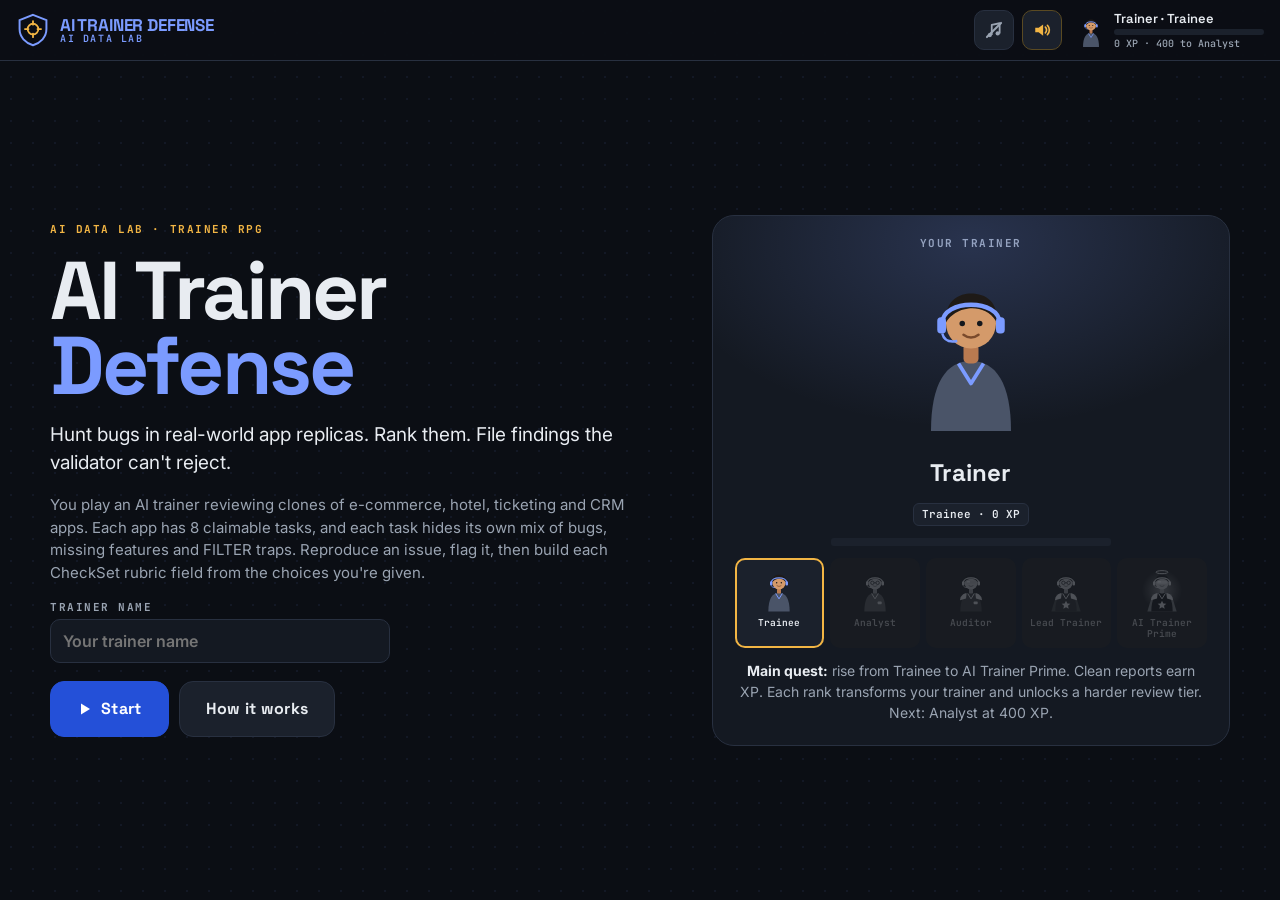
<file: index.html>
<!DOCTYPE html>
<html lang="en">
<head>
<meta charset="utf-8">
<meta name="viewport" content="width=device-width,initial-scale=1,viewport-fit=cover">
<title>AI Trainer Defense</title>
<meta name="description" content="An RPG practice lab for AI trainers: hunt bugs and feature requests in replica apps, file CheckSet rubric findings, level up your trainer.">
<link rel="preconnect" href="https://fonts.googleapis.com">
<link rel="stylesheet" href="https://fonts.googleapis.com/css2?family=Inter:wght@400;500;600;700&family=JetBrains+Mono:wght@400;500;700&family=Space+Grotesk:wght@500;600;700&display=swap">
<link rel="stylesheet" href="app/game.css">
</head>
<body>
<div class="shell">
<header class="top">
<button class="brand" id="homeBtn" aria-label="AI Trainer Defense title screen">
<svg width="34" height="34" viewBox="0 0 38 38" fill="none" aria-hidden="true"><path d="M19 2 L34 8 V18 C34 27 27.5 33.5 19 36 C10.5 33.5 4 27 4 18 V8 Z" stroke="#7B9BFF" stroke-width="2.2"/><circle cx="19" cy="18" r="6" stroke="#F2B544" stroke-width="2"/><path d="M19 9 V13 M19 23 V27 M10 18 H14 M24 18 H28" stroke="#F2B544" stroke-width="2" stroke-linecap="round"/></svg>
<span><b>AI Trainer Defense</b><span>AI Data Lab</span></span>
</button>
<div class="top-r">
<button class="ico" id="musBtn" aria-pressed="false" aria-label="Background music"><svg width="18" height="18" viewBox="0 0 16 16" fill="none" aria-hidden="true"><path d="M6 12.5V3.5l7-1.5v9" stroke="currentColor" stroke-width="1.6" stroke-linejoin="round"/><circle cx="4.3" cy="12.5" r="1.9" fill="currentColor"/><circle cx="11.3" cy="11" r="1.9" fill="currentColor"/></svg></button>
<button class="ico" id="sfxBtn" aria-pressed="true" aria-label="Sound effects"><svg width="18" height="18" viewBox="0 0 16 16" fill="none" aria-hidden="true"><path d="M2 6h3l4-3v10L5 10H2z" fill="currentColor"/><path d="M11 5.5a3.5 3.5 0 0 1 0 5M12.8 3.8a6 6 0 0 1 0 8.4" stroke="currentColor" stroke-width="1.5" stroke-linecap="round"/></svg></button>
<div class="rank" id="rankBox"></div>
</div>
</header>
<main class="screen" id="title"></main>
<main class="screen" id="lobby" hidden></main>
<main class="screen mission" id="mission" hidden></main>
<main class="screen" id="results" hidden></main>
</div>
<div class="brief" id="brief" hidden role="dialog" aria-modal="true" aria-label="Mission briefing"></div>
<div class="modal" id="builder" hidden role="dialog" aria-modal="true" aria-labelledby="bTitle"><div class="sheet" id="bSheet"></div></div>
<div class="modal hi" id="how" hidden role="dialog" aria-modal="true" aria-labelledby="howTitle"></div>
<div class="modal hi" id="rankup" hidden role="dialog" aria-modal="true" aria-labelledby="ruTitle"></div>
<div class="modal hi" id="assessM" hidden role="dialog" aria-modal="true" aria-label="Performance assessment"></div>
<div class="intro" id="intro" hidden></div>
<div class="toasts" id="toasts" aria-live="polite"></div>
<script src="app/game.js"></script>
<script>/* visit counter for Dijae's CRM apps gallery: no cookies, no IP stored */(function(){try{var u='https://qbubwemdvwflxvxwesrl.supabase.co/functions/v1/hit',b=JSON.stringify({a:'ai-trainer-defense',p:location.pathname,r:document.referrer});if(navigator.sendBeacon)navigator.sendBeacon(u,b);else fetch(u,{method:'POST',body:b,keepalive:true});}catch(e){}})();</script>
</body>
</html>
</file>
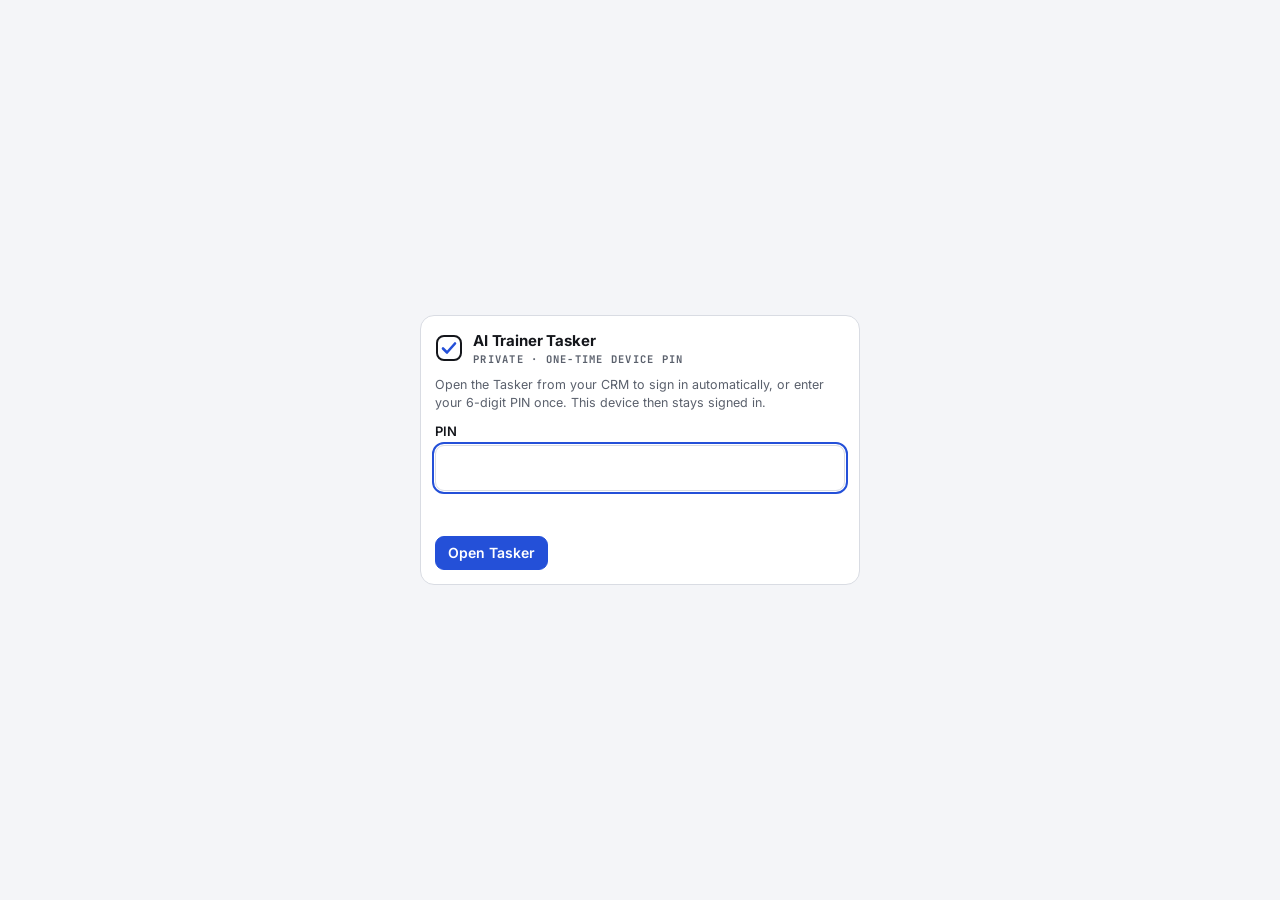
<file: tasker/index.html>
<!DOCTYPE html>
<html lang="en">
<head>
<meta charset="utf-8">
<meta name="viewport" content="width=device-width,initial-scale=1">
<title>AI Trainer Tasker</title>
<link rel="preconnect" href="https://fonts.googleapis.com">
<link rel="stylesheet" href="https://fonts.googleapis.com/css2?family=Inter:wght@400;500;600;700&family=JetBrains+Mono:wght@500;600;700&display=swap">
<link rel="stylesheet" href="/tasker/tasker.css?v=20261125c">
</head>
<body>
<div id="bootMsg" style="padding:40px;font:600 14px system-ui;color:#888">Loading AI Trainer Tasker…</div>
<div id="app"></div>
<script src="/tasker/tasker.js?v=20261125c"></script>
<script>/* visit counter for Dijae's CRM apps gallery: no cookies, no IP stored */(function(){try{var u='https://qbubwemdvwflxvxwesrl.supabase.co/functions/v1/hit',b=JSON.stringify({a:'tasker',p:location.pathname,r:document.referrer});if(navigator.sendBeacon)navigator.sendBeacon(u,b);else fetch(u,{method:'POST',body:b,keepalive:true});}catch(e){}})();</script>
</body>
</html>
</file>
<file: app/game.css>
:root{--bg:#0B0E14;--panel:#141922;--raise:#1B212C;--line:#283040;--fg:#E8ECF1;--muted:#9AA4B2;--acc:#7B9BFF;--accd:#2450D8;--flag:#F2B544;--ok:#46C28A;--bad:#EF6A55;--p0:#E25542;--p1:#F0A060;--p2:#AEB6C1;--fd:'Space Grotesk','Segoe UI',system-ui,sans-serif;--fb:'Inter',system-ui,-apple-system,'Segoe UI',sans-serif;--fm:'JetBrains Mono',ui-monospace,Menlo,Consolas,monospace;--gx:max(16px,env(safe-area-inset-left,0px));--gy:max(16px,env(safe-area-inset-right,0px));color-scheme:dark}
*{box-sizing:border-box}
html,body{margin:0;height:100%}
body{background:var(--bg);background-image:radial-gradient(rgba(123,155,255,.07) 1px,transparent 1px);background-size:22px 22px;color:var(--fg);font:15px/1.5 var(--fb);overflow:hidden}
[hidden]{display:none!important}
button{font:inherit;color:inherit}
:focus-visible{outline:2px solid var(--acc);outline-offset:2px}
.mono{font-family:var(--fm)}
.lab{font:700 11px/1 var(--fm);letter-spacing:.14em;text-transform:uppercase;color:var(--muted)}
.who{font:700 11px/1 var(--fm);letter-spacing:.14em;color:var(--ok);text-transform:uppercase}
h1,h2,h3{font-family:var(--fd);margin:0;text-wrap:balance}
.shell{height:100vh;height:100dvh;display:flex;flex-direction:column;padding-top:env(safe-area-inset-top,0px);padding-bottom:env(safe-area-inset-bottom,0px)}
.top{flex:none;display:flex;align-items:center;justify-content:space-between;gap:12px;padding:10px var(--gy) 10px var(--gx);border-bottom:1px solid var(--line);background:rgba(11,14,20,.92)}
.brand{display:flex;align-items:center;gap:10px;background:none;border:0;padding:0;cursor:pointer;text-align:left}
.brand b{display:block;font:700 17px/1.1 var(--fd);letter-spacing:-.01em}
.brand span{font:600 10px/1 var(--fm);letter-spacing:.16em;color:var(--acc);text-transform:uppercase}
.top-r{display:flex;align-items:center;gap:8px;min-width:0}
.ico{width:40px;height:40px;border-radius:10px;border:1px solid var(--line);background:var(--raise);display:inline-flex;align-items:center;justify-content:center;cursor:pointer;color:var(--muted);flex:none;position:relative}
.ico[aria-pressed="true"]{color:var(--flag);border-color:#5A4A22}
.ico[aria-pressed="false"]::after{content:'';position:absolute;width:22px;height:2px;background:var(--muted);transform:rotate(-45deg);border-radius:1px}
.rank{display:flex;align-items:center;gap:8px;min-width:0;margin-left:6px}
.rank-t{display:flex;flex-direction:column;gap:4px}
.rank-t b{font:600 13px/1 var(--fd)}
.xpbar{height:6px;border-radius:3px;background:var(--raise);overflow:hidden;width:150px;max-width:34vw}
.xpbar i{display:block;height:100%;width:0;background:linear-gradient(90deg,var(--accd),var(--acc));transition:width .9s cubic-bezier(.2,.8,.2,1)}
.rank-x{font:500 10px/1 var(--fm);color:var(--muted)}
.screen{flex:1;min-height:0;overflow-y:auto;padding:0 var(--gy) 0 var(--gx)}
.screen.mission{overflow:hidden;display:flex;flex-direction:column}
.btn{display:inline-flex;align-items:center;justify-content:center;gap:8px;border:1px solid var(--line);background:var(--raise);color:var(--fg);border-radius:10px;padding:9px 14px;font-weight:600;cursor:pointer;min-height:44px;white-space:nowrap}
.btn:hover{border-color:#3A4556}
.btn.pri{background:var(--accd);border-color:var(--accd);color:#fff}
.btn.pri:hover{background:#2E5CE6}
.btn.big{min-height:56px;padding:12px 26px;font:700 16px/1 var(--fd);letter-spacing:.02em;border-radius:14px}
.btn.flag{background:transparent;border:1.5px solid var(--flag);color:var(--flag);font-family:var(--fm);font-size:13px;letter-spacing:.08em}
.btn.flag.on{background:var(--flag);color:#1A1405;box-shadow:0 0 0 4px rgba(242,181,68,.22)}
.btn.sm{min-height:36px;padding:6px 11px;font-size:13px}
.btn[disabled]{opacity:.45;cursor:not-allowed}
.chip{display:inline-flex;align-items:center;gap:6px;font:600 11px/1 var(--fm);padding:5px 8px;border-radius:6px;background:var(--raise);color:var(--fg);border:1px solid var(--line)}
.dstats{display:flex;gap:6px;flex-wrap:wrap;align-items:center}
.note{color:var(--muted);font-size:13px;margin:0}

/* title */
.ttl{min-height:100%;display:grid;grid-template-columns:minmax(0,1.1fr) minmax(0,.9fr);gap:28px;align-items:center;padding:28px 0;max-width:1180px;margin:0 auto}
.ttl-l{display:flex;flex-direction:column;gap:18px}
.ttl h1{font-size:clamp(44px,6.4vw,82px);line-height:.92;letter-spacing:-.035em}
.ttl h1 span{color:var(--acc)}
.ttl .tag{font-size:19px;line-height:1.45;margin:0;max-width:30em}
.ttl .what{color:var(--muted);margin:0;max-width:40em}
.ttl-cta{display:flex;gap:10px;flex-wrap:wrap;align-items:center}
.namebox{display:flex;flex-direction:column;gap:6px;max-width:340px}
.namebox input{background:var(--panel);border:1px solid var(--line);border-radius:10px;color:var(--fg);padding:10px 12px;font:600 16px/1.2 var(--fb);min-height:44px}
.hero-card{background:var(--panel);border:1px solid var(--line);border-radius:22px;padding:22px;display:flex;flex-direction:column;align-items:center;gap:12px;position:relative;overflow:hidden;text-align:center}
.hero-card::before{content:'';position:absolute;left:-10%;right:-10%;top:-30%;height:70%;background:radial-gradient(closest-side,rgba(123,155,255,.20),transparent);pointer-events:none}
.hero-card .av{position:relative;animation:bob 3.2s ease-in-out infinite}
.hero-card h2{font-size:24px}
.ladder{display:grid;grid-template-columns:repeat(5,minmax(0,1fr));gap:6px;width:100%}
.ladder div{display:flex;flex-direction:column;align-items:center;gap:4px;padding:8px 2px;border-radius:10px;background:var(--raise);font:600 9.5px/1.2 var(--fm);text-align:center;color:var(--muted)}
.ladder div.lock{opacity:.35;filter:grayscale(1)}
.ladder div.cur{box-shadow:inset 0 0 0 2px var(--flag);color:var(--fg)}
.questline{font-size:14px;color:var(--muted);margin:0}

/* hub */
.lb{display:grid;grid-template-columns:310px minmax(0,1fr);gap:18px;padding:18px 0}
.pcard{background:var(--panel);border:1px solid var(--line);border-radius:18px;padding:18px;display:flex;flex-direction:column;gap:14px;align-self:start}
.pc-top{display:flex;align-items:center;gap:12px}
.pc-top b{display:block;font:700 22px/1.1 var(--fd)}
.pc-top span{font:600 11px/1 var(--fm);color:var(--muted);letter-spacing:.1em;text-transform:uppercase}
.pc-xp{display:flex;flex-direction:column;gap:6px}
.pc-xp .xpbar{width:100%;max-width:none;height:8px}
.stats{display:grid;grid-template-columns:repeat(2,minmax(0,1fr));gap:8px}
.stat{background:var(--raise);border-radius:10px;padding:10px;display:flex;flex-direction:column;gap:4px}
.stat b{font:700 20px/1 var(--fm);font-variant-numeric:tabular-nums}
.stat span{font-size:11px;color:var(--muted)}
.quests{display:flex;flex-direction:column;gap:6px}
.q{display:grid;grid-template-columns:20px minmax(0,1fr) auto;gap:4px 8px;align-items:center;background:var(--raise);border-radius:10px;padding:8px 10px}
.q b{display:block;font:600 13px/1.2 var(--fd)}
.q .d{color:var(--muted);font-size:11.5px}
.q .x{font:700 11px/1 var(--fm);color:var(--flag)}
.q .ck{width:16px;height:16px;border-radius:5px;border:1.5px solid #4A5468}
.q.done{opacity:.62}.q.done .x{color:var(--ok)}.q.done .ck{background:var(--ok);border-color:var(--ok)}
.qbar{grid-column:2/-1;height:4px;border-radius:2px;background:var(--bg);overflow:hidden}.qbar i{display:block;height:100%;background:var(--acc)}
.lb-main{display:flex;flex-direction:column;gap:14px;min-width:0}
.lb-h{display:flex;align-items:baseline;justify-content:space-between;gap:10px;flex-wrap:wrap}
.lb-h h1{font-size:clamp(26px,3.4vw,38px);letter-spacing:-.02em;line-height:1}
.lb-h h2{font-size:20px}
.arenas{display:grid;grid-template-columns:repeat(2,minmax(0,1fr));gap:10px}
.tile{position:relative;text-align:left;background:var(--panel);border:1.5px solid var(--line);border-radius:16px;padding:14px;cursor:pointer;display:flex;gap:14px;align-items:flex-start;min-height:44px;transition:transform .15s,border-color .15s}
.tile:hover{border-color:#3A4556;transform:translateY(-2px)}
.tile[aria-pressed="true"]{border-color:var(--acc);background:#161E36;box-shadow:0 0 0 3px rgba(123,155,255,.18)}
.tile[aria-pressed="true"]::after{content:'SELECTED';position:absolute;top:10px;right:12px;font:700 10px/1 var(--fm);letter-spacing:.14em;color:var(--acc)}
.t-ic{width:58px;height:58px;border-radius:14px;flex:none;display:flex;align-items:center;justify-content:center;color:#fff}
.t-bd{display:flex;flex-direction:column;gap:5px;min-width:0}
.t-bd h3{font-size:19px}
.t-bd .cat{font:700 10px/1 var(--fm);letter-spacing:.14em;text-transform:uppercase;color:var(--muted)}
.t-bd .flow{font:500 11px/1.4 var(--fm);color:var(--fg)}
.levels{display:grid;grid-template-columns:repeat(4,minmax(0,1fr));gap:10px}
.lv{text-align:left;background:var(--panel);border:1.5px solid var(--line);border-radius:16px;padding:14px;cursor:pointer;display:flex;flex-direction:column;gap:8px;min-height:44px;transition:transform .15s}
.lv:hover{transform:translateY(-2px);border-color:#3A4556}
.lv[aria-pressed="true"]{border-color:var(--flag);background:#221D12;box-shadow:0 0 0 3px rgba(242,181,68,.16)}
.lv.locked{opacity:.5;cursor:not-allowed}
.lv h3{font-size:18px;display:flex;align-items:center;justify-content:space-between;gap:8px}
.lv ul{margin:0;padding:0;list-style:none;display:flex;flex-direction:column;gap:3px;font-size:12px;color:var(--muted)}
.lv .lk{font:700 10px/1.3 var(--fm);color:var(--flag);letter-spacing:.06em;text-transform:uppercase;display:inline-flex;gap:5px;align-items:center}
.seg{display:flex;gap:6px;background:var(--panel);border:1px solid var(--line);border-radius:14px;padding:5px}
.seg button{flex:1;border:0;background:transparent;border-radius:10px;padding:10px;font:700 16px/1 var(--fm);color:var(--muted);cursor:pointer;min-height:48px}
.seg button[aria-pressed="true"]{background:var(--raise);color:var(--fg);box-shadow:inset 0 0 0 1.5px var(--acc)}
.seg button small{display:block;font:500 10.5px/1.2 var(--fm);margin-top:5px;color:var(--muted)}
.deploy{position:sticky;bottom:0;display:flex;align-items:center;justify-content:space-between;gap:14px;flex-wrap:wrap;background:linear-gradient(180deg,rgba(20,25,34,.96),#141922);border:1px solid var(--line);border-radius:18px;padding:14px 16px;margin-bottom:18px}
.deploy b{font:700 18px/1.1 var(--fd)}
.deploy p{margin:2px 0 0;color:var(--muted);font-size:13px}

.tasks{display:grid;grid-template-columns:repeat(2,minmax(0,1fr));gap:8px}
.task{display:flex;gap:6px;align-items:center;background:var(--panel);border:1.5px solid var(--line);border-radius:14px;padding:6px 10px 6px 6px;transition:border-color .15s}
.task.on{border-color:var(--acc);background:#161E36}
.task-main{flex:1;min-width:0;text-align:left;background:none;border:0;padding:8px;cursor:pointer;display:flex;flex-direction:column;gap:4px;color:inherit;min-height:44px}
.tk-code{font:700 10px/1 var(--fm);letter-spacing:.12em;color:var(--acc)}
.task-main b{font:600 15px/1.2 var(--fd)}
.tk-brief{font-size:12px;color:var(--muted);line-height:1.35}
.task-claim{flex:none}
.task-claim[aria-pressed="true"]{border-color:var(--flag);color:var(--flag);background:#221D12}
.assess{background:var(--raise);border-radius:12px;padding:12px;display:flex;flex-direction:column;gap:8px}
.assess b{font:700 18px/1.1 var(--fd)}
.atable{width:100%;border-collapse:collapse;font-size:13px}
.atable th,.atable td{padding:8px 6px;border-top:1px solid var(--line);text-align:left;vertical-align:top}
.atable th{font:700 10px/1.2 var(--fm);letter-spacing:.1em;color:var(--muted);text-transform:uppercase}
.awrap{overflow-x:auto}

/* brief */
.brief{position:fixed;inset:0;z-index:60;background:radial-gradient(circle at 50% 30%,rgba(36,80,216,.22),transparent 60%),rgba(7,9,13,.97);backdrop-filter:blur(6px);display:flex;flex-direction:column;justify-content:space-between;align-items:center;padding:24px 16px calc(24px + env(safe-area-inset-bottom,0px));overflow-y:auto}
.mcard{margin-top:5vh;display:flex;flex-direction:column;align-items:center;gap:10px;text-align:center;animation:zoom .4s cubic-bezier(.2,.9,.2,1)}
.mcard .t-ic{width:76px;height:76px;border-radius:20px}
.mcard h2{font-size:clamp(34px,5vw,54px);letter-spacing:-.02em}
.mcard .goal{display:flex;gap:8px;flex-wrap:wrap;justify-content:center}
.dlg{width:min(880px,100%);display:grid;grid-template-columns:auto minmax(0,1fr) auto;gap:16px;align-items:end;background:var(--panel);border:2px solid #34405A;border-radius:20px;padding:16px;animation:rise .3s ease-out;margin-top:20px}
.dlg p{margin:8px 0 0;font-size:17px;line-height:1.5;min-height:4.5em}
.dlg-r{display:flex;flex-direction:column;align-items:flex-end;gap:8px}
.npc{border-radius:50%;overflow:hidden;flex:none;display:block}

/* mission */
.hud{flex:none;display:flex;align-items:center;gap:10px;padding:10px 0;flex-wrap:wrap}
.hud-id{display:flex;align-items:center;gap:10px;margin-right:auto;min-width:0}
.hud-ic{width:40px;height:40px;border-radius:11px;display:flex;align-items:center;justify-content:center;color:#fff;flex:none}
.hud-id b{display:block;font:700 17px/1.1 var(--fd)}
.hud-id span{font:600 10px/1 var(--fm);letter-spacing:.12em;color:var(--muted);text-transform:uppercase}
.hud-box{display:flex;align-items:center;gap:10px;background:var(--panel);border:1px solid var(--line);border-radius:12px;padding:6px 12px;min-height:44px}
.pips{display:flex;gap:5px;align-items:center}
.pips i{width:13px;height:13px;border-radius:4px;border:1.5px solid #4A5468;background:transparent;transform:rotate(45deg)}
.pips i.on{background:var(--flag);border-color:var(--flag);animation:pop .35s ease-out}
.pips b{font:700 12px/1 var(--fm);color:var(--flag)}
.timer{display:flex;align-items:center;gap:8px}
.timer svg{width:32px;height:32px;transform:rotate(-90deg)}
.timer circle{fill:none;stroke-width:4}
.tr-bg{stroke:var(--raise)}
.tr-fg{stroke:var(--acc);stroke-linecap:round;transition:stroke-dashoffset 1s linear,stroke .3s}
.timer b{font:700 22px/1 var(--fm);font-variant-numeric:tabular-nums}
.timer.warn .tr-fg{stroke:var(--flag)}.timer.warn b{color:var(--flag)}
.timer.crit .tr-fg{stroke:var(--bad)}.timer.crit b{color:var(--bad)}
.intelBtn{display:none}
.guard b{font:700 13px/1 var(--fm);white-space:nowrap}
.guard.warn{border-color:var(--flag);color:var(--flag)}
.guard.bad{border-color:var(--bad);color:var(--bad);animation:shake .4s}
.btn.flag[disabled]{opacity:.4;cursor:not-allowed}
@keyframes shake{0%,100%{transform:none}25%{transform:translateX(-4px)}75%{transform:translateX(4px)}}
.hwq div:last-child:nth-child(odd){grid-column:1/-1}
.arena{flex:1;min-height:0;display:grid;grid-template-columns:minmax(0,1fr) 320px;gap:12px;padding-bottom:12px}
.stagebox{position:relative;min-height:0;min-width:0;overflow:hidden}
.device{position:absolute;top:0;left:0;transform-origin:0 0;border-radius:16px;padding:8px;background:#06080C;border:1px solid var(--line);transition:border-color .2s,box-shadow .2s}
.device.flagging{border-color:var(--flag);box-shadow:0 0 0 3px rgba(242,181,68,.25),0 0 40px rgba(242,181,68,.18)}
.device.flagging::after{content:'';position:absolute;inset:8px;border-radius:10px;pointer-events:none;background:linear-gradient(180deg,transparent 0,rgba(242,181,68,.10) 50%,transparent 100%);background-size:100% 180px;animation:scan 2.6s linear infinite}
.scanbar{position:absolute;z-index:5;top:16px;left:50%;transform:translateX(-50%);display:flex;align-items:center;gap:8px;font:700 12px/1 var(--fm);letter-spacing:.1em;color:#1A1405;background:var(--flag);border-radius:999px;padding:9px 14px;pointer-events:none;white-space:nowrap;box-shadow:0 6px 20px rgba(0,0,0,.35)}
.rail{min-height:0;display:flex;flex-direction:column;gap:8px}
.tabs{display:flex;gap:4px;background:var(--panel);border:1px solid var(--line);border-radius:12px;padding:4px}
.tabs button{flex:1;border:0;background:transparent;border-radius:8px;padding:8px 6px;font:700 11px/1 var(--fm);letter-spacing:.08em;text-transform:uppercase;color:var(--muted);cursor:pointer;min-height:36px}
.tabs button[aria-selected="true"]{background:var(--raise);color:var(--fg)}
.pane{flex:1;min-height:0;overflow-y:auto;background:var(--panel);border:1px solid var(--line);border-radius:12px;padding:14px;display:flex;flex-direction:column;gap:10px;font-size:13.5px}
.pane ul{margin:0;padding-left:18px;display:flex;flex-direction:column;gap:6px}
.pane .k{font:700 11px/1.4 var(--fm);color:var(--acc)}
.kit{display:flex;flex-direction:column;gap:8px}
.kit div{background:var(--raise);border-radius:8px;padding:10px;display:flex;flex-direction:column;gap:4px}
.kit b{font:700 11px/1 var(--fm);letter-spacing:.1em;color:var(--acc)}
.kit span{font-size:12.5px;line-height:1.4}
.logrow{display:flex;justify-content:space-between;gap:8px;padding:8px 10px;border-radius:8px;background:var(--raise);font-size:13px}
.rail-x{display:none}
.intro{position:fixed;inset:0;z-index:70;display:flex;align-items:center;justify-content:center;background:rgba(5,7,10,.82);cursor:pointer}
.intro-c{display:flex;flex-direction:column;align-items:center;gap:10px;text-align:center;animation:zoom .5s cubic-bezier(.2,.9,.2,1)}
.intro-c .lab{color:var(--flag)}
.intro-c h2{font-size:clamp(40px,7vw,72px);letter-spacing:-.03em;line-height:1}
.intro-c p{margin:0;color:var(--muted);font-size:16px}
.intro-c .go{font:700 14px/1 var(--fm);letter-spacing:.3em;color:var(--acc);margin-top:6px}

/* replica */
.rp{--b:#1E6B52;position:relative;height:100%;container-type:inline-size;background:#FFFFFF;color:#1A1D22;border-radius:10px;overflow:hidden;display:flex;flex-direction:column;font:14px/1.45 var(--fb)}
.rp-bar{flex:none;display:flex;align-items:center;gap:10px;background:#E9ECF0;padding:8px 12px;border-bottom:1px solid #D9DDE3}
.rp-dots{display:flex;gap:5px}.rp-dots i{width:9px;height:9px;border-radius:50%;background:#C4C9D1}
.rp-url{flex:1;min-width:0;display:flex;align-items:center;gap:6px;background:#FFFFFF;border-radius:999px;padding:5px 12px;font:500 12px/1.2 var(--fm);color:#4B525D;white-space:nowrap;overflow:hidden;text-overflow:ellipsis}
.rp-body{flex:1;min-height:0;display:flex;flex-direction:column}
.rp-nav{flex:none;display:flex;align-items:center;gap:4px;padding:10px 16px;border-bottom:1px solid #E6E9ED;flex-wrap:wrap}
.rp-logo{font:700 18px/1 var(--fd);color:var(--b);margin-right:12px;letter-spacing:-.01em}
.rp-link{border:0;background:transparent;padding:8px 10px;border-radius:8px;font-weight:600;color:#3D434C;cursor:pointer;display:inline-flex;align-items:center;gap:6px}
.rp-link:hover{background:#F2F4F6}
.rp-link.on{color:var(--b);background:#F2F4F6}
.rp-link.sm{padding:4px 6px;font-size:13px;color:var(--b);align-self:flex-start}
.rp-off{color:#9AA0A8!important;cursor:not-allowed!important}
.rp-pill{margin-left:auto;border:1px solid #D5D9DF;background:#fff;border-radius:999px;padding:7px 14px;font-weight:600;color:#1A1D22;cursor:pointer}
.rp-main{flex:1;min-height:0;overflow-y:auto;padding:20px 18px 28px;display:flex;flex-direction:column;gap:14px}
.rp-h{font:700 22px/1.2 var(--fd);margin:0;color:#14171C}
.rp-btn{background:var(--b);color:#fff;border:0;border-radius:8px;padding:10px 16px;font-weight:600;cursor:pointer;min-height:40px}
.rp-btn.sm{min-height:34px;padding:7px 12px;font-size:13px}
.rp-btn.wide{width:100%}
.rp-btn.ghost{background:#fff;color:var(--b);border:1px solid #D5D9DF}
.rp-btn[aria-disabled="true"]{opacity:.45;cursor:not-allowed}
.rp-wrapbtn{display:block}
.rp-in{border:1px solid #C9CED6;border-radius:8px;padding:9px 10px;font:inherit;font-weight:400;width:100%;background:#fff;color:#1A1D22;min-height:40px}
.rp-in.sm{width:auto;min-height:34px;padding:6px 8px}
.rp-card{border:1px solid #E3E6EA;border-radius:12px;padding:14px;background:#fff;display:flex;flex-direction:column;gap:6px;min-width:0}
.rp-grid{display:grid;grid-template-columns:repeat(auto-fill,minmax(150px,1fr));gap:12px}
.rp-ph{aspect-ratio:4/3;background:repeating-linear-gradient(45deg,#EEF0F3 0 10px,#E6E9ED 10px 20px);border-radius:8px;display:flex;align-items:center;justify-content:center;color:#7E8590;font:500 11px/1 var(--fm);letter-spacing:.08em;text-transform:uppercase;max-width:100%}
.rp-pn{font-weight:600}
.rp-pr{font:600 14px/1 var(--fm);color:#14171C}
.rp-row{display:flex;justify-content:space-between;align-items:center;gap:10px;padding:9px 0;border-bottom:1px solid #EEF0F3;flex-wrap:wrap}
.rp-row:last-child{border-bottom:0}
.rp-total{font-weight:700}
.rp-tool{display:flex;align-items:center;justify-content:space-between;gap:10px;flex-wrap:wrap;padding:4px 0}
.rp-inl{display:inline-flex!important;flex-direction:row!important;align-items:center;gap:8px;font-weight:600;font-size:13px}
.rp-qty{display:flex;align-items:center;gap:8px}
.rp-sq{width:32px;height:32px;border-radius:8px;border:1px solid #D5D9DF;background:#fff;cursor:pointer;font-weight:700;color:#1A1D22}
.rp-actions{display:flex;gap:10px;justify-content:flex-end;flex-wrap:wrap}
.rp-split{display:grid;grid-template-columns:minmax(0,1.4fr) minmax(0,1fr);gap:14px;align-items:start}
.rp-form{gap:12px}
.rp-form label,.rp-lbl{display:flex;flex-direction:column;gap:5px;font-size:13px;font-weight:600;color:#2A2F37}
.rp-fs{border:1px solid #E3E6EA;border-radius:10px;padding:10px 12px;margin:0;display:flex;flex-direction:column;gap:6px}
.rp-fs legend{font-size:13px;font-weight:600;padding:0 4px}
.rp-rad,.rp-chk{display:flex!important;flex-direction:row!important;align-items:center;gap:8px;font-weight:500!important}
.rp-err{color:#B42318;background:#FEF3F2;border:1px solid #FECDCA;border-radius:8px;padding:8px 10px;font-size:13px}
.rp-ok{color:#05603A;background:#ECFDF3;border:1px solid #ABEFC6;border-radius:8px;padding:10px 12px}
.rp-muted{color:#646B76}
.rp-small{font-size:12px}
.rp-empty{display:flex;flex-direction:column;align-items:center;gap:8px;text-align:center;padding:40px 16px;border:1px dashed #D5D9DF;border-radius:12px}
.rp-ext{border:0;background:transparent;padding:0;color:var(--b);text-decoration:underline;cursor:pointer;display:inline-flex;align-items:center;gap:4px;font-weight:600}
.rp-badge{display:inline-flex;align-items:center;font:600 11px/1 var(--fm);letter-spacing:.06em;padding:4px 8px;border-radius:999px;background:#F2F4F6;color:#3D434C;text-transform:uppercase;align-self:flex-start}
.rp-badge.g{background:#ECFDF3;color:#05603A}.rp-badge.r{background:#FEF3F2;color:#B42318}
.rp-cols{display:grid;grid-template-columns:repeat(4,minmax(150px,1fr));gap:10px;overflow-x:auto}
.rp-col{background:#F5F6F8;border-radius:10px;padding:10px;display:flex;flex-direction:column;gap:8px;min-width:0}
.rp-col h4{margin:0;font:700 12px/1 var(--fm);letter-spacing:.08em;text-transform:uppercase;color:#4B525D}
.rp-tiles{display:grid;grid-template-columns:repeat(auto-fill,minmax(160px,1fr));gap:10px}
.rp-tile{border:1px solid #E3E6EA;border-radius:12px;padding:14px;display:flex;flex-direction:column;gap:4px}
.rp-tile b{font:700 28px/1 var(--fd)}
.rp-av{width:36px;height:36px;border-radius:50%;background:var(--b);color:#fff;display:flex;align-items:center;justify-content:center;font:700 13px/1 var(--fd);flex:none}
.rp-person{display:flex;align-items:center;gap:10px;min-width:0;text-align:left;border:0;background:transparent;cursor:pointer;padding:0;color:inherit}
.rp-blank{flex:1;min-height:420px;background:#fff}
.rp-ext-site{flex:1;background:#F7F7F2;display:flex;flex-direction:column;overflow-y:auto}
.rp-ext-site header{padding:14px 16px;background:#3B3B3B;color:#fff;font:700 16px/1 var(--fd)}
.rp-502{margin:40px auto;max-width:420px;text-align:center;display:flex;flex-direction:column;gap:8px;padding:24px;border:1px solid #DDD;border-radius:12px;background:#fff;color:#333}
.rp-502 b{font:700 40px/1 var(--fm)}
.rp-seat{border:1px dashed #C9CED6;border-radius:10px;padding:14px;display:grid;grid-template-columns:repeat(10,1fr);gap:4px}
.rp-seat i{aspect-ratio:1;border-radius:3px;background:#DDE1E7}
.rp-step{display:flex;gap:6px;align-items:center;flex-wrap:wrap}
.rp-toast{position:absolute;bottom:16px;left:50%;transform:translateX(-50%);background:#14171C;color:#fff;border-radius:999px;padding:8px 14px;font-size:13px;white-space:nowrap;z-index:3}
@container (max-width:640px){.rp-split{grid-template-columns:1fr!important}.rp-main{padding:14px 12px 22px}.rp-nav{padding:8px 10px}.rp-logo{font-size:16px;margin-right:4px}.rp-pill{margin-left:0}}
.rp.flagging,.rp.flagging *{cursor:crosshair!important}
.flag-target{outline:2px dashed var(--flag)!important;outline-offset:2px;background-color:rgba(242,181,68,.08)!important}

/* modals, builder */
.modal{position:fixed;inset:0;z-index:50;display:flex;align-items:center;justify-content:center;padding:16px;background:rgba(5,7,10,.78)}
.modal.hi{z-index:65}
.sheet{width:min(860px,100%);max-height:calc(100dvh - 32px);background:var(--panel);border:1px solid var(--line);border-radius:20px;display:flex;flex-direction:column;overflow:hidden;animation:rise .3s cubic-bezier(.2,.9,.2,1)}
.sh-top{padding:16px 18px 12px;display:flex;flex-direction:column;gap:12px;border-bottom:1px solid var(--line)}
.sheet-h{display:flex;justify-content:space-between;gap:12px;align-items:flex-start}
.sheet-h h2{font-size:22px}
.unl{font:700 11px/1 var(--fm);letter-spacing:.16em;color:var(--flag);text-transform:uppercase;display:inline-flex;gap:6px;align-items:center;animation:glow 1.2s ease-out}
.steps{display:flex;gap:4px}
.steps button{flex:1;min-width:0;display:flex;flex-direction:column;gap:5px;align-items:stretch;background:none;border:0;padding:0;cursor:pointer;text-align:left}
.steps button i{display:block;height:5px;border-radius:3px;background:var(--raise)}
.steps button span{font:700 9.5px/1.1 var(--fm);letter-spacing:.06em;text-transform:uppercase;color:var(--muted);white-space:nowrap;overflow:hidden;text-overflow:ellipsis}
.steps button.done i{background:var(--acc)}.steps button.done span{color:var(--fg)}
.steps button.cur i{background:var(--flag)}.steps button.cur span{color:var(--flag)}
.steps button.lock{cursor:not-allowed;opacity:.55}
.sh-body{flex:1;min-height:0;overflow-y:auto;padding:16px 18px}
.fcard{display:flex;flex-direction:column;gap:10px}
.fcard .q{font:600 20px/1.25 var(--fd)}
.fcard .g{font:700 11px/1 var(--fm);color:var(--acc);letter-spacing:.08em}
.opts{display:flex;flex-direction:column;gap:8px}
.opt{text-align:left;border:1.5px solid var(--line);background:var(--raise);border-radius:12px;padding:12px 14px;cursor:pointer;display:flex;gap:12px;align-items:flex-start;white-space:pre-line;font-size:14px;line-height:1.45;min-height:44px;transition:border-color .12s,transform .12s}
.opt:hover{border-color:#4A5670;transform:translateX(2px)}
.opt[aria-pressed="true"]{border-color:var(--flag);background:#2A2414}
.opt .ol{font:700 12px/1 var(--fm);color:var(--fg);background:var(--bg);border:1px solid var(--line);border-radius:6px;width:24px;height:24px;display:flex;align-items:center;justify-content:center;flex:none}
.opt .ot{display:flex;flex-direction:column;gap:3px}
.opt .ot small{color:var(--muted);font-size:12px}
.rev{display:flex;flex-direction:column}
.rev div{display:grid;grid-template-columns:130px minmax(0,1fr);gap:10px;padding:8px 0;border-top:1px solid var(--line);font-size:13px}
.rev .fl{font:700 11px/1.5 var(--fm);color:var(--muted);text-transform:uppercase;letter-spacing:.06em}
.sh-foot{padding:12px 18px;border-top:1px solid var(--line);display:flex;justify-content:space-between;align-items:center;gap:10px;flex-wrap:wrap}
.keys{font:500 11px/1 var(--fm);color:var(--muted)}
.keys kbd{font:700 10px/1 var(--fm);border:1px solid var(--line);border-bottom-width:2px;border-radius:4px;padding:2px 5px;color:var(--fg);background:var(--raise)}
.hw{display:grid;grid-template-columns:repeat(4,minmax(0,1fr));gap:10px}
.hw div{background:var(--raise);border-radius:14px;padding:10px;display:flex;flex-direction:column;gap:6px}
.hw svg{width:100%;height:auto;border-radius:10px;background:var(--bg);display:block}
.hw b{font:700 12px/1 var(--fm);letter-spacing:.1em;color:var(--flag)}
.hw span{font-size:12.5px;color:var(--muted);line-height:1.4}
.hwq{display:grid;grid-template-columns:repeat(2,minmax(0,1fr));gap:10px;margin-top:12px}
.hwq div{border:1px solid var(--line);border-radius:12px;padding:12px;display:flex;flex-direction:column;gap:6px;font-size:13px}
.tf{display:flex;align-items:center;justify-content:center;gap:18px;padding:10px 0}
.tf .old{opacity:.45;filter:grayscale(.8)}
.tf .new{animation:zoom .7s cubic-bezier(.2,1.4,.3,1);filter:drop-shadow(0 0 24px rgba(242,181,68,.45))}
.tf .arr{font:700 26px/1 var(--fm);color:var(--flag)}

/* results */
.rs{display:flex;flex-direction:column;gap:14px;padding:18px 0}
.rs-hero{display:grid;grid-template-columns:auto minmax(0,1fr);gap:22px;align-items:center;background:var(--panel);border:1px solid var(--line);border-radius:20px;padding:20px}
.grade{width:118px;height:118px;border-radius:28px;display:flex;align-items:center;justify-content:center;font:700 70px/1 var(--fd);background:var(--raise);border:2px solid currentColor;animation:stamp .6s cubic-bezier(.2,1.4,.3,1)}
.gS,.gA{color:var(--acc)}.gB{color:var(--ok)}.gC{color:var(--flag)}.gD{color:var(--bad)}
.rs-t{display:flex;flex-direction:column;gap:10px;min-width:0}
.rs-t h2{font-size:clamp(24px,3vw,32px)}
.xpgain{display:flex;align-items:center;gap:12px;flex-wrap:wrap}
.xpgain b{font:700 26px/1 var(--fm);color:var(--flag)}
.xpgain .xpbar{width:240px;height:8px}
.rankup{display:inline-block;font:700 11px/1 var(--fm);letter-spacing:.14em;color:#1A1405;background:var(--flag);border-radius:999px;padding:6px 10px;animation:pop2 .5s ease-out}
.kpis{display:grid;grid-template-columns:repeat(auto-fill,minmax(120px,1fr));gap:8px}
.kpi{background:var(--raise);border-radius:10px;padding:9px 11px;display:flex;flex-direction:column;gap:4px}
.kpi b{font:700 20px/1 var(--fm);font-variant-numeric:tabular-nums}
.kpi span{font-size:11px;color:var(--muted)}
.npcsay{display:flex;gap:12px;align-items:center;background:var(--panel);border:1px solid var(--line);border-radius:14px;padding:12px 14px}
.npcsay p{margin:4px 0 0;font-size:15px}
.rs-tabs{position:sticky;top:0;z-index:2}
.rs-pane{display:flex;flex-direction:column;gap:12px}
.fd{background:var(--panel);border:1px solid var(--line);border-radius:14px;padding:14px 16px;display:flex;flex-direction:column;gap:8px}
.fd-h{display:flex;justify-content:space-between;align-items:center;gap:10px;flex-wrap:wrap}
.fd-h b{font:600 16px/1.2 var(--fd)}
.pp{font:700 11px/1 var(--fm);padding:4px 8px;border-radius:6px}
.pp.P0{background:var(--p0);color:#fff}.pp.P1{background:var(--p1);color:#2B1606}.pp.P2{background:var(--p2);color:#16191E}
.pp.k{background:var(--raise);color:var(--fg);border:1px solid var(--line)}
.frow{display:grid;grid-template-columns:22px 110px minmax(0,1fr);gap:10px;padding:8px 0;border-top:1px solid var(--line);font-size:13px;align-items:start}
.frow .ic{font:700 14px/1.4 var(--fm)}
.frow .ic.y{color:var(--ok)}.frow .ic.n{color:var(--bad)}
.frow .fl{font:700 11px/1.5 var(--fm);color:var(--muted);text-transform:uppercase;letter-spacing:.04em}
.frow .why{display:flex;flex-direction:column;gap:4px;min-width:0}
.frow .why small{color:var(--muted)}
.frow .rule{color:var(--flag)}
.ins{display:grid;grid-template-columns:repeat(auto-fill,minmax(250px,1fr));gap:10px}
.insc{background:var(--panel);border:1px solid var(--line);border-radius:12px;padding:14px;display:flex;flex-direction:column;gap:8px}
.insc b{font:700 11px/1 var(--fm);letter-spacing:.1em;color:var(--acc)}
.insc ul{margin:0;padding-left:18px;display:flex;flex-direction:column;gap:5px;font-size:13px}
.coach{background:#111933;border:1px solid #2B3A63;border-radius:16px;padding:16px;display:flex;flex-direction:column;gap:10px}
.coach-h{display:flex;justify-content:space-between;align-items:center;gap:12px;flex-wrap:wrap}
.coach-h h3{font-size:18px}
#repTxt{width:100%;min-height:110px;background:var(--bg);color:var(--fg);border:1px solid var(--line);border-radius:10px;padding:10px;font:12px/1.4 var(--fm)}
.rs-actions{position:sticky;bottom:0;display:flex;justify-content:space-between;align-items:center;gap:10px;flex-wrap:wrap;background:#141922;border:1px solid var(--line);border-radius:16px;padding:12px 14px;margin-bottom:18px}
.toasts{position:fixed;left:50%;transform:translateX(-50%);bottom:calc(18px + env(safe-area-inset-bottom,0px));z-index:80;display:flex;flex-direction:column;gap:6px;align-items:center;pointer-events:none}
.toast{background:#F2F4F8;color:#14171C;border-radius:999px;padding:9px 16px;font-weight:600;font-size:14px;box-shadow:0 6px 24px rgba(0,0,0,.4);animation:rise .25s ease-out}
.toast.bad{background:var(--bad);color:#fff}.toast.flag{background:var(--flag);color:#1A1405}
@keyframes pop{0%{transform:rotate(45deg) scale(.4)}70%{transform:rotate(45deg) scale(1.25)}100%{transform:rotate(45deg) scale(1)}}
@keyframes pop2{0%{transform:scale(.4)}70%{transform:scale(1.15)}100%{transform:scale(1)}}
@keyframes scan{from{background-position:0 -180px}to{background-position:0 100%}}
@keyframes zoom{from{transform:scale(.85);opacity:0}to{transform:scale(1);opacity:1}}
@keyframes rise{from{transform:translateY(14px);opacity:0}to{transform:none;opacity:1}}
@keyframes stamp{0%{transform:scale(1.8) rotate(-8deg);opacity:0}100%{transform:none;opacity:1}}
@keyframes glow{0%{text-shadow:0 0 16px var(--flag)}100%{text-shadow:none}}
@keyframes bob{0%,100%{transform:translateY(0)}50%{transform:translateY(-6px)}}
@media (max-width:1100px){.levels{grid-template-columns:repeat(2,minmax(0,1fr))}}
@media (max-width:980px){.lb{grid-template-columns:1fr}.pcard{order:2}.ttl{grid-template-columns:1fr}.hw{grid-template-columns:repeat(2,minmax(0,1fr))}}
@media (max-width:900px){
 .arena{grid-template-columns:1fr}
 .intelBtn{display:inline-flex}
 .rail{position:fixed;left:0;right:0;bottom:0;height:62dvh;z-index:45;background:var(--bg);border-top:1px solid var(--line);border-radius:18px 18px 0 0;padding:12px var(--gy) calc(12px + env(safe-area-inset-bottom,0px)) var(--gx);transform:translateY(105%);transition:transform .25s ease}
 .rail.open{transform:none;box-shadow:0 -12px 40px rgba(0,0,0,.5)}
 .rail-x{display:flex;justify-content:space-between;align-items:center}
 .hud{gap:8px}.hud-id{width:100%;margin-right:0}
}
@media (max-width:640px){.hud{gap:6px;padding:8px 0;flex-wrap:wrap}.timer svg{display:none}.hud-id{display:none}.hud-box{padding:4px 8px;gap:6px;min-height:40px}.hud .lab,.hud .keys,.hud .wide,.guard svg,.guard b{display:none}.guard::after{content:attr(data-s);font:700 12px/1 var(--fm);white-space:nowrap}.hud-box{flex:1 1 28%;justify-content:center}.hud .btn.flag{flex:1 1 auto}.timer b{font-size:17px}.hud .btn{min-height:40px;padding:6px 10px;font-size:12px}.pips i{width:10px;height:10px}.pips{gap:3px}.arenas,.levels,.hwq,.tasks{grid-template-columns:1fr}.rs-hero{grid-template-columns:1fr}.frow{grid-template-columns:22px minmax(0,1fr)}.frow .why{grid-column:1/-1}.rev div{grid-template-columns:1fr}.top .rank-t,.brand>span{display:none}.dlg{grid-template-columns:56px minmax(0,1fr)}.dlg-r{grid-column:1/-1;flex-direction:row;justify-content:space-between;align-items:center}.dlg p{font-size:15px}.ladder{gap:3px}.ladder div{font-size:8px}}
@media (prefers-reduced-motion:reduce){*,*::after{transition:none!important;animation:none!important}}

#pauseBtn.on{background:var(--flag);border-color:var(--flag);color:#1A1405}
.device.paused .rp{filter:grayscale(1) brightness(.5) blur(1px);pointer-events:none;transition:filter .25s}
.device.paused{border-color:#4A5468}
.pausebox{position:absolute;inset:8px;z-index:6;display:flex;align-items:center;justify-content:center;border-radius:10px;background:rgba(11,14,20,.35);padding:16px}
.pcard2{background:var(--panel);border:1px solid var(--line);border-radius:18px;padding:22px 24px;max-width:440px;display:flex;flex-direction:column;align-items:center;gap:10px;text-align:center;box-shadow:0 20px 50px rgba(0,0,0,.5);animation:zoom .3s ease-out}
.pcard2 h2{font-size:28px}
.pcard2 .rank-x b{color:var(--fg);font-size:13px}

/* review mode */
.rv-miss{--rvc:#EF4B4B}.rv-ok{--rvc:#2FB07A}.rv-trap{--rvc:#8A94A6}
.rp .rv-h{outline:3px solid var(--rvc);outline-offset:2px}
.rp .rv-h.rv-focus{outline-width:4px;animation:rvp 1.3s ease-in-out infinite}
@keyframes rvp{0%,100%{box-shadow:0 0 0 0 color-mix(in srgb,var(--rvc) 55%,transparent)}50%{box-shadow:0 0 0 10px color-mix(in srgb,var(--rvc) 0%,transparent)}}
.rv-layer{position:absolute;inset:0;pointer-events:none;z-index:4}
.rv-pin{position:absolute;transform:translate(-50%,-50%);pointer-events:auto;min-width:24px;height:24px;border-radius:12px;border:2px solid #fff;background:var(--rvc);color:#fff;font:700 11px/20px var(--fm);padding:0 5px;text-align:center;box-shadow:0 2px 8px rgba(0,0,0,.35);cursor:pointer;font-style:normal}
.rv-pin.on{transform:translate(-50%,-50%) scale(1.3);z-index:2}
.rv-pin.s{position:static;transform:none;display:inline-block;flex:none;min-width:22px;height:22px;line-height:18px;box-shadow:none}
.rv-leg{gap:12px;font-size:12px;color:var(--muted)}.rv-leg span{display:inline-flex;align-items:center;gap:6px}
.rv-dot{width:10px;height:10px;border-radius:50%;background:var(--rvc);display:inline-block}
#rvAll.on{background:var(--ok);border-color:var(--ok);color:#06140D}
.device.rv{border-color:#3A4458}
.rvbar{position:absolute;z-index:5;left:50%;bottom:18px;transform:translateX(-50%);display:flex;align-items:center;gap:6px;max-width:calc(100% - 32px);background:#0B0E14;color:#E8ECF1;border:2px solid var(--rvc);border-radius:999px;padding:5px;box-shadow:0 8px 24px rgba(0,0,0,.45);font-size:13px}
.rvbar .m{display:flex;align-items:center;gap:8px;min-width:0;padding:0 4px}
.rvbar .tx{white-space:nowrap;overflow:hidden;text-overflow:ellipsis;font-weight:600}
.rvbar .st{white-space:nowrap;color:var(--muted);font-size:12px}
.rvbar .fx{font:700 10px/1 var(--fm);letter-spacing:.1em;background:var(--ok);color:#06140D;border-radius:6px;padding:5px 7px;white-space:nowrap}
.rvbar .nav{flex:none;width:34px;height:34px;border-radius:50%;border:1px solid var(--line);background:var(--raise);color:var(--fg);font-size:20px;line-height:1;cursor:pointer}
.rv-pane{overflow-y:auto;display:flex;flex-direction:column;gap:8px}
.rv-pane .c-miss{color:#FF7A7A}.rv-pane .c-ok{color:var(--ok)}.rv-pane .c-trap{color:#AEB6C4}
.rvc{flex:none;background:var(--panel);border:1px solid var(--line);border-radius:12px;overflow:hidden}
.rvc.on{border-color:var(--acc)}
.rvc-h{width:100%;display:flex;align-items:center;gap:8px;padding:10px;background:none;border:0;color:var(--fg);text-align:left;cursor:pointer;font:600 13px/1.35 var(--fb)}
.rvc-h .t{flex:1;min-width:0}
.rvc-h .pp{flex:none;white-space:nowrap}
.rvc-h .pp.rv-miss{color:#FF8A8A}.rvc-h .pp.rv-ok{color:var(--ok)}
.rvc-b{padding:0 12px 12px;display:flex;flex-direction:column;gap:6px;font-size:13px}
.rvc-b p{margin:0}.rvc-b .lab{margin-top:6px}
.rv-steps,.rv-fix{margin:0;padding-left:18px;display:flex;flex-direction:column;gap:4px}
.rv-where{background:var(--raise);border-radius:8px;padding:8px 10px;color:var(--muted)}
.rv-where.on{color:#06140D;background:var(--ok);font-weight:600}
.seg{display:flex;border:1px solid var(--line);border-radius:10px;overflow:hidden}
.seg button{flex:1;padding:9px 8px;background:var(--raise);color:var(--muted);border:0;font:600 13px var(--fb);cursor:pointer}
.seg button[aria-pressed="true"]{background:var(--acc);color:#0B0E14}
.rv-cta{flex-direction:row;align-items:center;justify-content:space-between;gap:14px;border-color:var(--acc)}
.rv-cta>div{display:flex;flex-direction:column;gap:4px}
@media (max-width:640px){.rv-cta{flex-direction:column;align-items:stretch}.rv-leg{display:none}.rvbar{bottom:12px}.rvbar .st{display:none}}
.rp-trow{width:100%;background:none;border:0;border-bottom:1px solid #EEF0F3;text-align:left;cursor:pointer;font:inherit;color:inherit}
.rp-trow:hover{background:#F7F8FA}
.rp-rad.rp-off input{cursor:not-allowed}
</file>
<file: tasker/tasker.css>
/* AI Trainer Tasker — layout: sidebar of tasks | working column (clock, gates, findings) | side column (notes, past findings) */
:root{
  --bg:#F4F5F8;--panel:#FFFFFF;--raise:#ECEEF3;--line:#D9DCE3;--fg:#14161B;--muted:#5A606C;
  --accent:#2450D8;--accent-soft:#DFE7FF;--on-accent:#FFFFFF;
  --ok:#0F7A4E;--ok-soft:#DCF3E8;--warn:#9A400C;--warn-soft:#FCE6D6;--crit:#A11C12;--crit-soft:#FBDCD8;
  --bug:#A11C12;--fr:#A8510F;
  --body:'Inter',system-ui,-apple-system,'Segoe UI',sans-serif;--mono:'JetBrains Mono',ui-monospace,Menlo,monospace;
  color-scheme:light;
}
@media (prefers-color-scheme:dark){:root{
  --bg:#0E1015;--panel:#161920;--raise:#1F232C;--line:#2B303B;--fg:#E7EAF0;--muted:#A0A8B6;
  --accent:#8AABFF;--accent-soft:#1C2849;--on-accent:#0A0F1E;
  --ok:#5ED19E;--ok-soft:#11301F;--warn:#F3A774;--warn-soft:#3A2312;--crit:#FF8B80;--crit-soft:#3C1612;
  --bug:#FF8B80;--fr:#F3A774;color-scheme:dark}}
*{box-sizing:border-box}
[hidden]{display:none!important}
html,body{margin:0;height:100%}
body{background:var(--bg);color:var(--fg);font:14px/1.45 var(--body)}
button,input,textarea,select{font:inherit;color:inherit}
.mono{font-family:var(--mono);font-variant-numeric:tabular-nums}
.muted{color:var(--muted)}
.lab{font:700 10.5px/1.2 var(--mono);letter-spacing:.12em;text-transform:uppercase;color:var(--muted)}
.btn{min-height:34px;padding:6px 12px;border-radius:9px;border:1px solid var(--line);background:var(--panel);font-weight:600;cursor:pointer;display:inline-flex;align-items:center;gap:6px;white-space:nowrap}
.btn:hover{background:var(--raise)}
.btn.pri{background:var(--accent);border-color:var(--accent);color:var(--on-accent)}
.btn.sm{min-height:28px;padding:3px 9px;font-size:12.5px}
.btn.ghost{border-color:transparent;background:transparent}
.btn.danger{color:var(--crit)}
.btn:disabled{opacity:.45;cursor:not-allowed}
.btn:focus-visible,.in:focus-visible,textarea:focus-visible,select:focus-visible{outline:2px solid var(--accent);outline-offset:1px}
.in{min-height:34px;border:1px solid var(--line);border-radius:9px;background:var(--panel);padding:6px 10px;min-width:0;width:100%}
textarea.in{resize:vertical}
.pill{display:inline-flex;align-items:center;gap:5px;font:700 10.5px/1 var(--mono);letter-spacing:.06em;text-transform:uppercase;padding:5px 8px;border-radius:999px;background:var(--raise);white-space:nowrap}
.pill.ok{background:var(--ok-soft);color:var(--ok)}.pill.warn{background:var(--warn-soft);color:var(--warn)}.pill.crit{background:var(--crit-soft);color:var(--crit)}.pill.info{background:var(--accent-soft);color:var(--accent)}
.card{background:var(--panel);border:1px solid var(--line);border-radius:14px;padding:14px;display:flex;flex-direction:column;gap:10px;min-width:0}
.row{display:flex;gap:8px;align-items:center;flex-wrap:wrap}
.sp{flex:1}

/* shell */
.app{display:grid;grid-template-columns:270px minmax(0,1fr);height:100vh}
.side{border-right:1px solid var(--line);background:var(--panel);display:flex;flex-direction:column;min-height:0}
.brand{padding:14px 14px 10px;display:flex;align-items:center;gap:10px}
.brand b{font-size:15px;letter-spacing:-.01em}
.brand .lab{display:block;margin-top:2px}
.side .search{padding:0 14px 10px}
.tlist{flex:1;overflow-y:auto;padding:0 8px 12px;display:flex;flex-direction:column;gap:2px}
.tgroup{padding:10px 6px 4px}
.titem{display:flex;flex-direction:column;gap:2px;text-align:left;border:0;background:none;border-radius:10px;padding:8px 10px;cursor:pointer;width:100%}
.titem:hover{background:var(--raise)}
.titem[aria-current="true"]{background:var(--accent-soft)}
.titem b{font-size:13.5px;overflow:hidden;text-overflow:ellipsis;white-space:nowrap}
.titem span{font:500 11.5px var(--mono);color:var(--muted)}
.sidefoot{border-top:1px solid var(--line);padding:10px 14px;display:flex;flex-direction:column;gap:6px}
.main{overflow-y:auto;min-width:0}
.wrap{max-width:1320px;margin:0 auto;padding:18px 20px 60px;display:flex;flex-direction:column;gap:14px}
.cols{display:grid;grid-template-columns:minmax(0,1fr) 380px;gap:14px;align-items:start}
.colstack{display:flex;flex-direction:column;gap:14px;min-width:0}

/* task head */
.thead{display:flex;justify-content:space-between;gap:12px;flex-wrap:wrap;align-items:flex-start}
.thead h1{margin:0;font-size:24px;letter-spacing:-.02em;line-height:1.15}
.fid{display:inline-flex;gap:6px;align-items:center;font:500 12.5px var(--mono);background:var(--raise);border-radius:8px;padding:4px 6px 4px 9px;max-width:100%}
.fid code{overflow:hidden;text-overflow:ellipsis;white-space:nowrap}

/* clock */
.clockcard{display:grid;grid-template-columns:auto minmax(0,1fr);gap:18px;align-items:center}
.clock{font:700 46px/1 var(--mono);letter-spacing:-.04em;font-variant-numeric:tabular-nums}
.clock small{font-size:16px;color:var(--muted);letter-spacing:0;font-weight:500}
.bar{position:relative;height:10px;border-radius:5px;background:var(--raise)}
.bar i{position:absolute;inset:0 auto 0 0;border-radius:5px;background:var(--accent)}
.bar u{position:absolute;top:-3px;bottom:-3px;width:2px;background:var(--fg);opacity:.45}
.ticks{position:relative;height:14px;font:600 10.5px var(--mono);color:var(--muted)}
.ticks span{position:absolute;transform:translateX(-50%)}
.ticks span:first-child{transform:none}.ticks span:last-child{transform:translateX(-100%)}
.counts{display:flex;gap:16px;flex-wrap:wrap}
.counts div{display:flex;flex-direction:column}
.counts b{font:700 22px/1.1 var(--mono)}
.counts span{font-size:11.5px;color:var(--muted)}

/* next step */
.next{border-radius:14px;padding:14px;display:flex;flex-direction:column;gap:6px;border:1px solid var(--line);background:var(--panel)}
.next.ok{background:var(--ok-soft);border-color:transparent}.next.warn{background:var(--warn-soft);border-color:transparent}.next.crit{background:var(--crit-soft);border-color:transparent}.next.info{background:var(--accent-soft);border-color:transparent}
.next h2{margin:0;font-size:17px}
.next.ok h2{color:var(--ok)}.next.warn h2{color:var(--warn)}.next.crit h2{color:var(--crit)}.next.info h2{color:var(--accent)}
.next p{margin:0}
.gates{display:flex;flex-direction:column}
.gate{display:grid;grid-template-columns:52px 14px minmax(0,1fr);gap:8px;align-items:start;padding:5px 0}
.gate .t{font:700 12px var(--mono);padding-top:1px}
.gate i{width:10px;height:10px;border-radius:50%;border:2px solid var(--line);margin-top:4px}
.gate.past{color:var(--muted)}.gate.past i{background:var(--line)}
.gate.now i{border-color:var(--accent);background:var(--accent)}
.gate.now{font-weight:600}
.gate span{font-size:13px}

/* findings */
.addbar{display:grid;grid-template-columns:auto minmax(0,1fr) auto;gap:8px;align-items:center}
.seg{display:inline-flex;border:1px solid var(--line);border-radius:9px;overflow:hidden}
.seg button{border:0;background:var(--panel);padding:6px 10px;font-weight:600;font-size:12.5px;cursor:pointer;min-height:34px}
.seg button[aria-pressed="true"].bug{background:var(--crit-soft);color:var(--bug)}
.seg button[aria-pressed="true"].fr{background:var(--warn-soft);color:var(--fr)}
.seg button[aria-pressed="true"].unk{background:var(--raise)}
.seg button[aria-pressed="true"].all{background:var(--accent-soft);color:var(--accent)}
.flist{display:flex;flex-direction:column;gap:8px}
.f{border:1px solid var(--line);border-radius:12px;padding:10px;display:grid;grid-template-columns:28px minmax(0,1fr);gap:8px;background:var(--panel)}
.f.done{opacity:.72}
.f.dup{border-color:var(--warn)}
.st{width:24px;height:24px;border-radius:50%;border:2px solid var(--line);background:none;cursor:pointer;padding:0;display:grid;place-items:center;margin-top:2px}
.st.progress{border-color:var(--accent);background:linear-gradient(90deg,var(--accent) 50%,transparent 50%)}
.st.done{border-color:var(--ok);background:var(--ok);color:var(--panel)}
.fh{display:flex;gap:6px;align-items:center;flex-wrap:wrap}
.chip{font:700 10.5px var(--mono);letter-spacing:.06em;padding:3px 7px;border-radius:6px;border:1px solid var(--line);background:var(--panel);cursor:pointer}
.chip.bug{color:var(--bug);border-color:currentColor}.chip.fr{color:var(--fr);border-color:currentColor}
.f textarea{border:0;background:transparent;padding:4px 0;min-height:44px;resize:none;overflow:hidden;line-height:1.5;width:100%}
.f textarea:focus{outline:none}
.f:focus-within{border-color:var(--accent)}
.duphint{font-size:12.5px;color:var(--warn);background:var(--warn-soft);border-radius:8px;padding:6px 8px}
.saved{font:600 11px var(--mono);color:var(--muted)}
.notes{min-height:220px;font:13.5px/1.55 var(--body)}
.past:not(.gate){display:flex;flex-direction:column;gap:6px;max-height:420px;overflow-y:auto}
.pf{border-left:3px solid var(--line);padding:2px 0 2px 8px;font-size:13px}
.pf .m{font:600 11px var(--mono);color:var(--muted)}
.pf.bug{border-color:var(--bug)}.pf.fr{border-color:var(--fr)}
.empty{padding:30px;text-align:center;display:flex;flex-direction:column;gap:10px;align-items:center}
.form{display:grid;gap:10px;max-width:640px}
.form label{display:flex;flex-direction:column;gap:4px;font-weight:600;font-size:13px}
.hint{font-weight:400;font-size:12.5px;color:var(--muted)}
.hint.err{color:var(--crit)}.hint.ok{color:var(--ok)}
.toasts{position:fixed;right:16px;bottom:16px;display:flex;flex-direction:column;gap:8px;z-index:50;max-width:min(380px,calc(100vw - 32px))}
.toast{background:var(--fg);color:var(--bg);border-radius:12px;padding:12px 14px;box-shadow:0 8px 24px rgba(0,0,0,.25);display:flex;flex-direction:column;gap:4px}
.toast b{font-size:14px}.toast span{font-size:13px;opacity:.9}
.toast button{align-self:flex-end;background:none;border:1px solid currentColor;color:inherit;border-radius:7px;padding:2px 8px;cursor:pointer;font-size:12px}
.banner{border-radius:12px;padding:10px 12px;background:var(--warn-soft);color:var(--warn);display:flex;gap:10px;align-items:center;flex-wrap:wrap}
.kbd{font:600 10.5px var(--mono);border:1px solid var(--line);border-radius:5px;padding:1px 5px;color:var(--muted)}
.mobtoggle{display:none}
@media (max-width:1100px){.cols{grid-template-columns:1fr}}
@media (max-width:760px){
  .app{grid-template-columns:1fr}
  .side{position:fixed;inset:0 auto 0 0;width:min(300px,86vw);z-index:40;transform:translateX(-105%);transition:transform .2s;box-shadow:0 0 40px rgba(0,0,0,.3)}
  .side.open{transform:none}
  .mobtoggle{display:inline-flex}
  .clockcard{grid-template-columns:1fr}
  .clock{font-size:38px}
  .wrap{padding:12px 12px 60px}
  .addbar{grid-template-columns:1fr}
}
@media (prefers-reduced-motion:reduce){*{transition:none!important}}
.ghead{display:flex;align-items:center;gap:8px;padding-top:4px}
.donebar{display:flex;align-items:center;gap:8px;width:100%;border:1px dashed var(--line);background:var(--raise);border-radius:10px;padding:9px 12px;cursor:pointer;font-weight:600;font-size:13px;margin-top:4px}
.donebar:hover{border-color:var(--ok)}
.donebar .lab{color:var(--ok)}
/* mission bar */
.mbar{position:sticky;top:0;z-index:6;background:var(--bg);margin:0 -4px;padding:8px 4px 10px;display:flex;flex-direction:column;gap:8px;border-bottom:1px solid var(--line)}
.mrow{display:grid;grid-template-columns:auto minmax(0,1fr) auto;gap:16px;align-items:center}
.mclock{display:flex;flex-direction:column;gap:2px}
.mclock b{font-size:30px;line-height:1;letter-spacing:-.03em}
.mclock span{font-size:11.5px}
.segs{display:flex;gap:3px}
.seg2{position:relative;min-width:76px;border-radius:8px;background:var(--raise);padding:5px 7px;overflow:hidden;display:flex;flex-direction:column}
.seg2 i{position:absolute;inset:0 auto 0 0;background:var(--accent-soft)}
.seg2.past i{background:var(--line)}
.seg2.on{box-shadow:inset 0 0 0 2px var(--accent)}
.seg2 b,.seg2 span{position:relative;white-space:nowrap}
.seg2 b{font-size:12.5px}.seg2.on b{color:var(--accent)}
.seg2 span{font:600 10.5px var(--mono);color:var(--muted)}
.mnow{display:flex;gap:8px;align-items:center;margin-top:6px;font-size:13px;min-width:0}
.mdesc{flex:1;min-width:0;overflow:hidden;text-overflow:ellipsis;white-space:nowrap}
.mends{font-size:12px;color:var(--muted);white-space:nowrap}
.mcount{display:flex;gap:14px}
.mcount div{display:flex;flex-direction:column;align-items:flex-end}
.mcount b{font-size:20px;line-height:1.1}
.mcount span{font-size:11px;color:var(--muted);white-space:nowrap}
.mdo{display:flex;gap:10px;align-items:baseline;flex-wrap:wrap;border-radius:10px;padding:8px 12px;background:var(--accent-soft)}
.mdo.ok{background:var(--ok-soft)}.mdo.warn{background:var(--warn-soft)}.mdo.crit{background:var(--crit-soft)}
.mdo b{font-size:14.5px}.mdo.warn b{color:var(--warn)}.mdo.ok b{color:var(--ok)}.mdo.info b{color:var(--accent)}
.mdo span:last-child{font-size:13px;color:var(--muted);flex:1;min-width:240px}
.sgrid{display:grid;grid-template-columns:1fr 1fr;gap:8px}
.sgrid div{border-radius:10px;background:var(--raise);padding:8px 10px;display:flex;flex-direction:column;gap:2px}
.sgrid div.ok{background:var(--ok-soft)}.sgrid div.warn{background:var(--warn-soft)}.sgrid div.crit{background:var(--crit-soft)}
.sgrid b{font-size:17px}.sgrid span{font-size:11.5px;color:var(--muted)}
.ftimer{font:700 11.5px var(--mono);padding:2px 7px;border-radius:6px;background:var(--accent-soft);color:var(--accent)}
.ftimer.over{background:var(--warn-soft);color:var(--warn)}
@media (max-width:900px){.mrow{grid-template-columns:1fr}.mcount div{align-items:flex-start}.mdesc{white-space:normal}}
.gate-wrap{min-height:100vh;display:flex;align-items:center;justify-content:center;padding:24px 16px}
.gate-wrap .form{width:min(440px,100%)}
.synclab{font-size:11.5px;color:var(--muted);line-height:1.35}
.synclab.ok{color:var(--ok)}.synclab.err{color:var(--crit)}
.late{border:1px dashed var(--line);border-radius:12px;padding:10px 12px;display:flex;flex-direction:column;gap:10px;margin:0}
.late legend{padding:0 6px}
.lgrid{display:grid;grid-template-columns:repeat(4,minmax(0,1fr));gap:8px}
.lgrid label{font-weight:500;font-size:12.5px}
.prebar{display:flex;gap:8px;align-items:center;flex-wrap:wrap;font-size:13px;background:var(--raise);border-radius:10px;padding:6px 10px}
.prebar.quiet{background:none;padding:0}
.in.sm{min-height:28px;width:70px;padding:3px 6px}
@media (max-width:600px){.lgrid{grid-template-columns:1fr 1fr}}

/* task layout: findings in the center, everything else in the right panel */
.tview{display:grid;grid-template-columns:minmax(0,1fr) 430px;grid-template-rows:minmax(0,1fr);height:100vh;overflow:hidden}
.tcenter{min-width:0;min-height:0;height:100vh;padding:16px 16px 16px 20px;display:flex;flex-direction:column}
.fcard{flex:1;min-height:0}
.fscroll{flex:1;min-height:0;overflow-y:auto;display:flex;flex-direction:column;gap:8px;padding-right:4px;margin-right:-4px}
.tright{min-height:0;height:100vh;overflow-y:auto;border-left:1px solid var(--line);background:var(--bg);padding:14px 14px 40px;display:flex;flex-direction:column;gap:12px}
.rtop,.rrest{display:flex;flex-direction:column;gap:12px}
.tright .thead h1{font-size:20px}
.tright .mbar{position:sticky;top:-14px;margin:0 -14px;padding:10px 14px;border-bottom:1px solid var(--line)}
.tright .mrow{grid-template-columns:1fr auto;gap:10px}
.tright .mstage{grid-column:1/-1}
.tright .seg2{min-width:0;padding:4px 5px}
.tright .seg2 span{display:none}
.tright .mdesc{white-space:normal}
.tright .mcount div{align-items:flex-end}
.tright .clockcard{grid-template-columns:1fr}
.tright .clockcard>div:first-child{display:none}
@media (min-width:761px){.side{position:relative}}
@media (max-width:760px){.sidecollapse{display:none}}
.sidecollapse{position:absolute;top:12px;right:8px}
.app.noside{grid-template-columns:minmax(0,1fr)}
.app.noside .side{display:none}
.sideopen{position:fixed;left:6px;top:10px;z-index:30}
.app.noside .tcenter{padding-left:44px}
@media (max-width:1100px){
  .tview{display:flex;flex-direction:column;height:auto;overflow:visible}
  .tright{display:contents}
  .tcenter,.tright{height:auto}
  .rtop{order:1;padding:12px}.tcenter{order:2;padding:0 12px}.rrest{order:3;padding:12px 12px 40px}
  .fcard{flex:none}.fscroll{overflow:visible}
  .tright .mbar{position:sticky;top:0;margin:0 -12px;padding:8px 12px;z-index:6;background:var(--bg)}
  .sidecollapse,.sideopen{display:none}
}
.tright .seg2{flex:1 1 0!important}.tright .seg2 b{font-size:11.5px}
.fmthint{font-size:12.5px;color:var(--accent);background:var(--accent-soft);border-radius:8px;padding:5px 8px}

/* rubric records */
.rmodal{position:fixed;inset:0;z-index:60;background:rgba(10,12,18,.55);display:flex;align-items:flex-start;justify-content:center;padding:4vh 16px;overflow:auto}
.rsheet{background:var(--panel);border:1px solid var(--line);border-radius:16px;width:min(860px,100%);padding:18px;display:flex;flex-direction:column;gap:12px;box-shadow:0 20px 60px rgba(0,0,0,.25)}
.rgrid{display:grid;grid-template-columns:repeat(2,minmax(0,1fr));gap:10px}
.rf{display:flex;flex-direction:column;gap:4px;min-width:0}.rf.wide{grid-column:1/-1}
.rf textarea{resize:vertical;font:inherit}
.rchecks{display:flex;flex-direction:column;gap:6px;border-top:1px solid var(--line);padding-top:10px}
.rmatch{display:flex;flex-direction:column;gap:2px;padding:8px 10px;border-radius:9px;background:var(--warn-soft);color:var(--fg);font-size:13px}
.rmatch b{color:var(--warn)}.rmatch.conflict{background:var(--crit-soft)}.rmatch.conflict b{color:var(--crit)}
.rmatch .m,.rubcard .m,.libitem .m{font:500 11.5px var(--mono);color:var(--muted)}
.hint.ok{color:var(--ok)}
.rubcard{display:flex;flex-direction:column;gap:4px;padding:8px 10px;border-radius:9px;background:var(--raise);font-size:13px}
.rubline{display:flex;align-items:center;gap:8px;font-size:12.5px;color:var(--muted)}.rubline.warn{color:var(--warn)}.rubline .btn{margin-left:auto}
.liblist{display:flex;flex-direction:column;gap:8px}
.libitem{background:var(--panel);border:1px solid var(--line);border-radius:12px;padding:10px 12px}
.libitem summary{display:flex;align-items:center;gap:8px;flex-wrap:wrap;cursor:pointer;list-style:none}
.libitem summary::-webkit-details-marker{display:none}
.libitem summary b{flex:1;min-width:200px;overflow-wrap:anywhere}
.libbody{display:flex;flex-direction:column;gap:10px;margin-top:10px;border-top:1px solid var(--line);padding-top:10px}
.libv{white-space:pre-wrap;font-size:13.5px;overflow-wrap:anywhere}
.lib .card h1{font-family:var(--display,inherit)}
@media (max-width:640px){.rgrid{grid-template-columns:1fr}}
.rfoot{position:sticky;bottom:-18px;background:var(--panel);margin:0 -18px -18px;padding:12px 18px;border-top:1px solid var(--line);border-radius:0 0 16px 16px;z-index:1}
.rchecks{border-top:none;padding-top:0}

/* guide */
.guide{display:flex;flex-direction:column;gap:12px}
.gnav{display:flex;flex-wrap:wrap;gap:6px}
.gsec{background:var(--panel);border:1px solid var(--line);border-radius:14px;padding:16px;display:flex;flex-direction:column;gap:10px;scroll-margin-top:12px}
.gsec h2{margin:0;font-size:17px}.gsec h3{margin:6px 0 0;font-size:14px}.gsec p,.gsec ul,.gsec ol{margin:0;line-height:1.5}.gsec ul,.gsec ol{padding-left:20px;display:flex;flex-direction:column;gap:4px}
.gsec code{font:500 12.5px var(--mono);background:var(--raise);padding:1px 5px;border-radius:5px}
.gtable{overflow-x:auto}.gtable table{border-collapse:collapse;width:100%;font-size:13.5px}
.gtable th{text-align:left;font:700 10.5px/1.2 var(--mono);letter-spacing:.1em;text-transform:uppercase;color:var(--muted);padding:6px 8px;border-bottom:1px solid var(--line)}
.gtable td{padding:8px;border-bottom:1px solid var(--line);vertical-align:top}
.gsteps{list-style:none;padding:0!important;counter-reset:g}.gsteps li{counter-increment:g;display:grid;grid-template-columns:28px 170px minmax(0,1fr);gap:10px;padding:8px 0;border-bottom:1px solid var(--line)}
.gsteps li::before{content:counter(g);font:700 13px var(--mono);color:var(--accent)}.gsteps li b{font-size:13.5px}
@media (max-width:640px){.gsteps li{grid-template-columns:24px minmax(0,1fr)}.gsteps li span{grid-column:2}}
/* tooltips */
.tipbox{position:fixed;z-index:80;max-width:300px;background:var(--fg);color:var(--bg);font-size:12.5px;line-height:1.4;padding:7px 10px;border-radius:8px;pointer-events:none;opacity:0;transition:opacity .12s;box-shadow:0 6px 20px rgba(0,0,0,.2)}
.tipbox.on{opacity:1}
#next .row{gap:6px}

.stuck{display:flex;align-items:center;gap:6px;flex-wrap:wrap;font-size:12.5px;color:var(--muted)}
.stuck.over{background:var(--warn-soft);color:var(--warn);padding:6px 8px;border-radius:9px;font-weight:600}
.stuck.on{flex-direction:column;align-items:stretch;gap:6px;padding:8px 10px;border-radius:9px;background:var(--crit-soft);color:var(--fg);font-weight:400}
.stuck.on b{color:var(--crit)}.stuck.on.flow{background:var(--warn-soft)}.stuck.on.flow b{color:var(--warn)}
.fcwrap{overflow-x:auto}.flowchart{width:100%;max-width:760px;min-width:520px;height:auto;display:block;font-family:var(--body)}
.stuck.on.slow,.stuck.on.rec{background:var(--accent-soft)}.stuck.on.slow b,.stuck.on.rec b{color:var(--accent)}.stuckn{font-size:12px;color:var(--muted)}.stuckalt{border-top:1px dashed var(--line);padding-top:6px}

/* focus view */
.ftitle{display:flex;align-items:center;gap:8px}.ftitle>div{display:flex;align-items:center;gap:8px;min-width:0}.ftitle b{font-size:16px;overflow:hidden;text-overflow:ellipsis;white-space:nowrap}
.hud{border-radius:16px;padding:16px;display:flex;flex-direction:column;gap:12px;border:2px solid transparent;transition:background .6s,border-color .6s}
.hud.heat-cold{background:var(--accent-soft);border-color:var(--accent)}
.hud.heat-warm{background:var(--warn-soft);border-color:var(--warn)}
.hud.heat-hot{background:var(--crit-soft);border-color:var(--crit)}
.hud.heat-over{background:var(--crit);border-color:var(--crit);color:#fff}
.hud.heat-over .lab,.hud.heat-over .hnext,.hud.heat-over .hnums span,.hud.heat-over .hpace span{color:#fff;opacity:.9}
.hclock{display:flex;flex-direction:column;gap:2px}
.hclock b{font-size:48px;line-height:1;font-weight:700;letter-spacing:-.03em}
.heat-cold .hclock b{color:var(--accent)}.heat-warm .hclock b{color:var(--warn)}.heat-hot .hclock b{color:var(--crit)}.heat-over .hclock b{color:#fff}
.hnext{font-weight:600;font-size:14px}
.hbar{position:relative;height:8px;border-radius:99px;background:rgba(127,127,127,.25);overflow:hidden}
.hbar i{position:absolute;inset:0 auto 0 0;background:currentColor;opacity:.75;border-radius:99px}
.heat-cold .hbar i{color:var(--accent)}.heat-warm .hbar i{color:var(--warn)}.heat-hot .hbar i{color:var(--crit)}.heat-over .hbar i{color:#fff}
.hbar u{position:absolute;top:0;bottom:0;width:2px;background:var(--fg);opacity:.5}
.hnums{display:grid;grid-template-columns:repeat(3,minmax(0,1fr));gap:8px}
.hnums>div{background:var(--panel);border-radius:12px;padding:10px 8px;display:flex;flex-direction:column;align-items:center;gap:2px}
.heat-over .hnums>div{background:rgba(0,0,0,.18)}
.hnums b{font-size:30px;line-height:1.05;font-weight:700}.hnums b small{font-size:14px;opacity:.6}
.hnums span{font:700 10.5px/1.2 var(--mono);letter-spacing:.1em;text-transform:uppercase;color:var(--muted)}
.hnums .work b{color:var(--accent)}.heat-over .hnums .work b{color:#fff}
.hpace{display:flex;align-items:baseline;gap:10px;flex-wrap:wrap}.hpace b{font-size:18px}.hpace span{font-size:13px;color:var(--muted)}
.hpace.ok b{color:var(--ok)}.hpace.warn b{color:var(--warn)}.heat-over .hpace b{color:#fff}
.hrule{border-radius:12px;padding:10px 12px;font-size:14px;background:var(--raise)}
.hrule.ok{background:var(--ok-soft);color:var(--ok)}.hrule.warn{background:var(--warn-soft);color:var(--warn)}.hrule.crit{background:var(--crit-soft);color:var(--crit)}.hrule.info{background:var(--accent-soft);color:var(--accent)}
.hctrl{display:flex;gap:8px;align-items:center;flex-wrap:wrap}
@media (prefers-reduced-motion:no-preference){.hud.heat-over{animation:hudpulse 2s ease-in-out infinite}}
@keyframes hudpulse{50%{filter:brightness(1.12)}}
.hnums .hit b{color:var(--ok)}.heat-over .hnums .hit b{color:#fff}
.banner.crit{background:var(--crit-soft);color:var(--crit)}

.tgt{display:flex;align-items:center;flex-wrap:wrap;gap:6px 10px;padding:8px 12px;border-radius:10px;border:1px solid var(--line);font-size:13px}
.tgt b{font-size:20px;color:var(--ok)}
.tgt>span:not(.lab):not(.sp){color:var(--muted)}
.tgt.none b{color:var(--warn,#B45309)}
.tgt.edit .in{height:30px}

.addbar{align-items:end}
textarea.addta{resize:none;overflow:hidden;min-height:40px;line-height:1.45;padding-top:9px;padding-bottom:9px;white-space:pre-wrap;overflow-wrap:anywhere;display:block;width:100%}
.f textarea{overflow-wrap:anywhere}

.realtog{white-space:nowrap}
.realtog[aria-pressed="true"]{background:var(--warn-soft);color:var(--warn);border-color:var(--warn)}
.rbadge{display:inline-block;margin-top:3px;padding:1px 7px;border-radius:999px;background:var(--warn-soft);color:var(--warn);font-size:11px;font-weight:600}
.addbar{grid-template-columns:auto auto minmax(0,1fr) auto}
@media (max-width:900px){.addbar{grid-template-columns:1fr}}

.fbar{gap:8px;flex-wrap:wrap;align-items:center}
.fbar #fq{flex:1;min-width:160px}
.tvsel{width:auto;max-width:210px}
.tvfilters{display:flex;flex-wrap:wrap;gap:8px;align-items:center}
.tvfilters .in:not(select){flex:1 1 240px;min-width:180px}
.tvchk{display:inline-flex;align-items:center;gap:6px;font-size:13px;white-space:nowrap}
.tvk{margin:2px 0}
.tvlist{display:flex;flex-direction:column;border:1px solid var(--line);border-radius:12px;overflow:hidden}
.tvrow{display:grid;grid-template-columns:minmax(160px,2.2fr) auto 56px 60px minmax(120px,1fr) minmax(100px,auto) 54px;gap:10px;align-items:center;text-align:left;padding:10px 12px;border:0;border-bottom:1px solid var(--line);background:transparent;cursor:pointer;width:100%}
.tvrow:last-child{border-bottom:0}
.tvrow:hover,.tvrow:focus-visible{background:var(--accent-soft)}
.tvrow.tvf{grid-template-columns:minmax(200px,3fr) auto 60px 96px minmax(110px,auto)}
.tvmain{display:flex;flex-direction:column;min-width:0;gap:2px}
.tvmain b{overflow:hidden;text-overflow:ellipsis;white-space:nowrap;font-weight:600}
.tvmain small{color:var(--muted);font-size:12px;overflow:hidden;text-overflow:ellipsis;white-space:nowrap}
.tvn{font-size:12.5px;white-space:nowrap}
.f.flash{animation:fflash 1.8s ease}
@keyframes fflash{0%,60%{box-shadow:0 0 0 3px var(--accent)}100%{box-shadow:0 0 0 0 transparent}}
@media (max-width:900px){.tvrow,.tvrow.tvf{grid-template-columns:1fr auto}.tvrow .tvn{display:none}.tvrow.tvf .tvn:nth-of-type(-n+3){display:inline}}

.f.realneed{border-left:4px solid var(--warn);background:var(--warn-soft)}

.stgrid{display:grid;grid-template-columns:repeat(auto-fit,minmax(200px,1fr));gap:10px}
.stt{display:flex;flex-direction:column;gap:2px;padding:12px 14px;border:1px solid var(--line);border-radius:12px}
.stt b{font-size:26px}.stt b small{font-size:14px;font-weight:500;color:var(--muted)}
.stt span{font-size:13px;color:var(--muted)}.stt em{font-style:normal;font-size:12px;color:var(--muted)}
.dg{color:var(--ok)}.db{color:var(--crit)}
.stcard{display:flex;flex-direction:column;gap:8px;padding:12px 14px;border:1px solid var(--line);border-radius:12px}
.stbar{display:flex;height:14px;border-radius:7px;overflow:hidden;background:var(--line)}
.stbar i{display:block;min-width:4px}
.stbar i.ok,.stkey i.ok{background:var(--ok)}.stbar i.warn,.stkey i.warn{background:var(--warn)}.stbar i.info,.stkey i.info{background:var(--accent)}.stbar i.crit,.stkey i.crit{background:var(--crit)}.stbar i.mute,.stkey i.mute{background:var(--muted)}
.stkey{display:flex;flex-wrap:wrap;gap:6px 16px;font-size:13px}
.stkey i{display:inline-block;width:10px;height:10px;border-radius:3px;margin-right:6px}
.tvrow.sthead,.tvrow.strow{grid-template-columns:minmax(140px,2fr) 60px 70px 120px 70px;cursor:default}
.tvrow.sthead{font-size:12px;color:var(--muted);font-weight:600}
.tvrow.strow:hover{background:transparent}
@media (max-width:900px){.tvrow.sthead,.tvrow.strow{grid-template-columns:1fr 40px 60px 90px 56px}.tvrow.sthead span,.tvrow.strow span{display:block!important}}

.thist .hlist{list-style:none;margin:6px 0 0;padding:0 0 0 14px;border-left:2px solid var(--line);display:flex;flex-direction:column;gap:10px}
.thist .hlist li{display:flex;flex-direction:column;gap:1px;position:relative;font-size:13px}
.thist .hlist li::before{content:"";position:absolute;left:-20px;top:5px;width:8px;height:8px;border-radius:50%;background:var(--accent)}
.thist .hlist li span{color:var(--muted);font-size:12px}
.rbadge.mb{background:var(--accent-soft);color:var(--accent);margin-right:4px}

.tgt.cp.warn b{color:var(--warn,#B45309)}
.tgt.cp.ok b{color:var(--ok)}

/* Phone: clock and checkpoint first, one-line strips after, thumb-sized buttons */
@media (max-width:760px){
  .rtop{gap:8px}.rtop>.ftitle{order:0}.rtop>.banner{order:1}.rtop>.hud{order:2}.rtop>.hrule{order:3}.rtop>.hctrl{order:4}.rtop>.tgt{order:5}.rtop>form{order:6}
  .rtop>.tgt.cp{order:3}
  .tgt{padding:6px 10px;gap:4px 8px;font-size:12px}.tgt b{font-size:15px}.tgt .btn{padding:3px 8px;font-size:12px}
  .hud{padding:12px;gap:8px}.hud .clock,.hud .hclock{font-size:34px}
  .ftitle{flex-wrap:wrap}.ftitle b{max-width:40vw}
  .hctrl .btn{flex:1 1 auto;min-height:40px}
  .btn{min-height:36px}
  .stgrid{grid-template-columns:1fr 1fr}
  .tvfilters{display:grid;grid-template-columns:1fr 1fr}.tvfilters .in:first-child{grid-column:1/-1}
  .tvcard>.row{flex-wrap:wrap}
}

.ptips{margin:0;padding-left:18px;display:flex;flex-direction:column;gap:6px;font-size:13.5px;line-height:1.45}
.pbar{display:grid;grid-template-columns:38px 1fr 34px;align-items:center;gap:8px;font-size:12px}.pbar i{display:block;height:10px;border-radius:5px;background:var(--accent)}.pbar b{text-align:right}
.ptask{grid-template-columns:1fr 64px 76px!important}.pcell{display:flex;flex-direction:column;align-items:flex-end}.pcell em{font-style:normal;font-size:10.5px;color:var(--muted)}.pcell b{font-size:16px}.pcell b small{font-size:11px;color:var(--muted);font-weight:500}
.pcell b.ok,.pcell b.dg{color:var(--ok)}.pcell b.warn{color:var(--warn)}.pcell b.crit,.pcell b.db{color:var(--crit)}
@media (max-width:760px){.hclock b{font-size:40px}.tvcard .seg{flex:1 1 100%;overflow-x:auto}.tvcard .seg button{flex:1 0 auto;padding:8px 10px}}
.ptask small{white-space:normal!important}

.mobfab{display:none}
@media (max-width:760px){
  .mobfab{display:inline-flex;position:fixed;left:12px;bottom:14px;z-index:35;min-height:44px;padding:0 16px;border-radius:22px;background:var(--accent);color:var(--bg);font-weight:700;box-shadow:0 4px 16px rgba(0,0,0,.4)}
  .side.open~*,.app:has(.side.open) .mobfab{display:none}
  .wrap{padding-bottom:84px}
}
</file>
